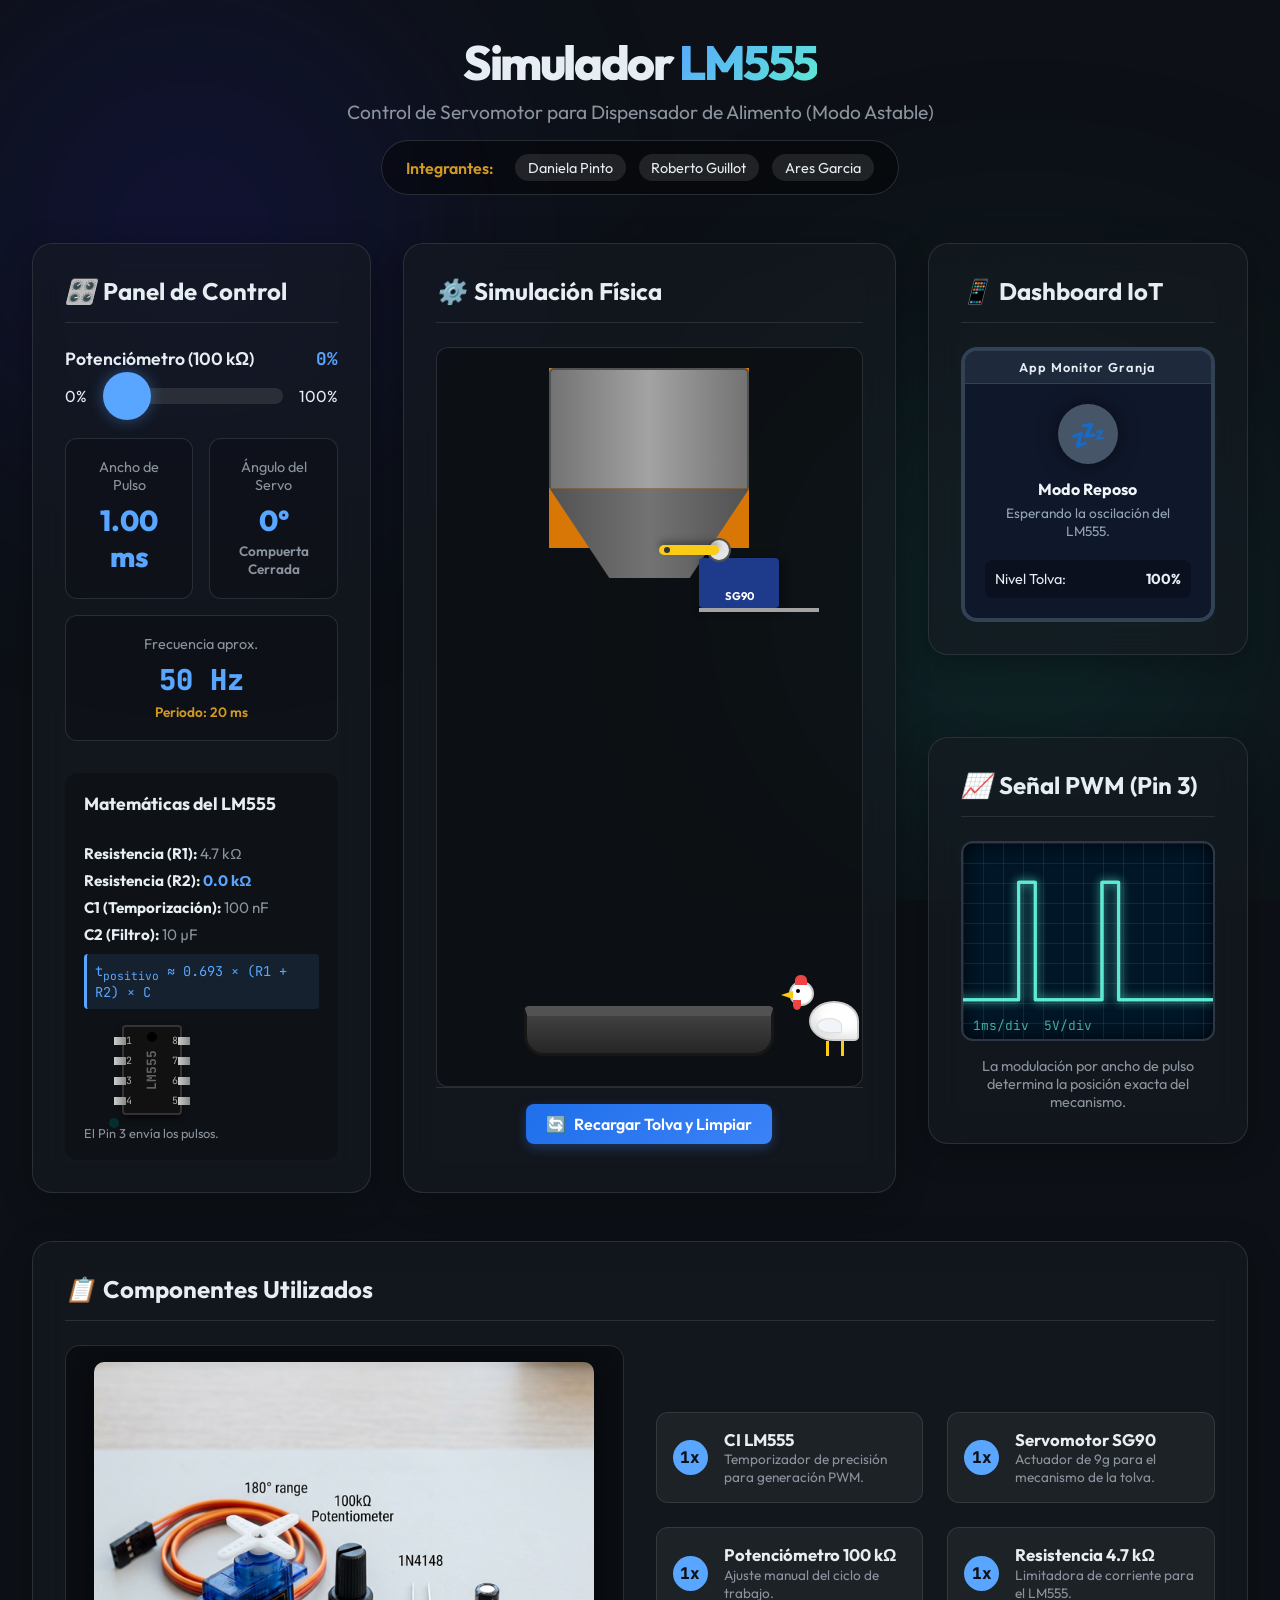
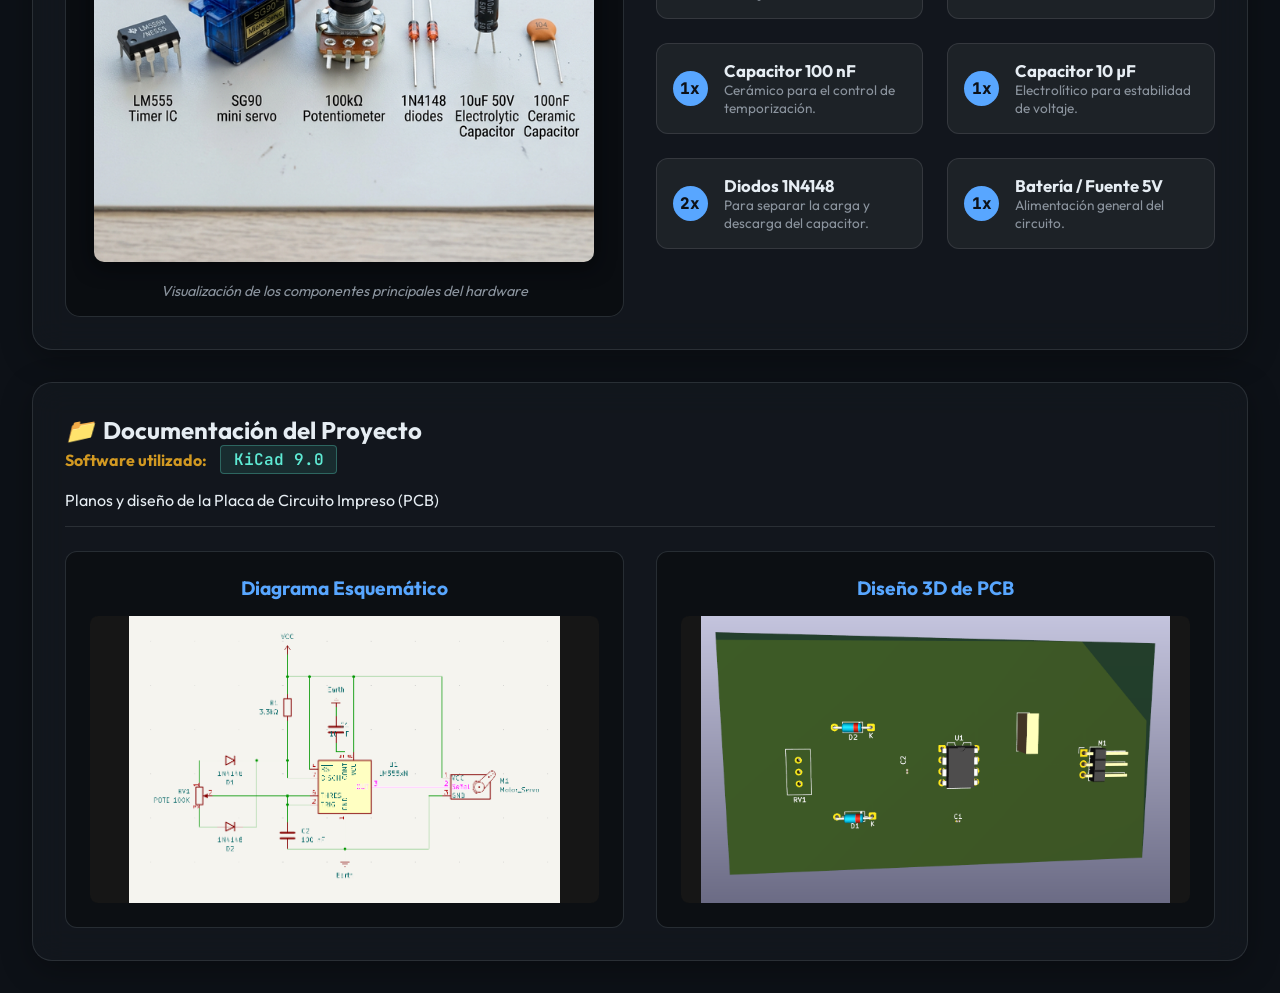
<file: index.html>
<!DOCTYPE html>
<html lang="es">
<head>
    <meta charset="UTF-8">
    <meta name="viewport" content="width=device-width, initial-scale=1.0">
    <title>Simulador LM555 | Dispensador Automático</title>
    <meta name="description" content="Simulación visual e interactiva de un circuito LM555 controlando un servomotor para un dispensador de alimento.">
    <!-- Google Fonts -->
    <link rel="preconnect" href="https://fonts.googleapis.com">
    <link rel="preconnect" href="https://fonts.gstatic.com" crossorigin>
    <link href="https://fonts.googleapis.com/css2?family=Outfit:wght@300;400;600;800&family=JetBrains+Mono:wght@400;700&display=swap" rel="stylesheet">
    <!-- Custom CSS -->
    <link rel="stylesheet" href="styles.css">
</head>
<body>
    <div class="background-effects">
        <div class="glow glow-1"></div>
        <div class="glow glow-2"></div>
    </div>

    <div class="container">
        <header>
            <h1>Simulador <span class="highlight">LM555</span></h1>
            <p>Control de Servomotor para Dispensador de Alimento (Modo Astable)</p>
            <div class="team-members">
                <span class="badge">Integrantes:</span>
                <span class="member">Daniela Pinto</span>
                <span class="member">Roberto Guillot</span>
                <span class="member">Ares Garcia</span>
            </div>
        </header>

        <main class="dashboard">
            <!-- Panel 1: Controles -->
            <section class="panel control-panel glass-panel">
                <div class="panel-header">
                    <h2><i class="icon">🎛️</i> Panel de Control</h2>
                </div>
                
                <div class="control-group">
                    <label for="potentiometer" style="display: flex; justify-content: space-between;">
                        <span>Potenciómetro (100 kΩ)</span>
                        <span id="pot-percent" style="color: var(--accent-color); font-weight: bold; font-family: var(--font-mono);">0%</span>
                    </label>
                    <div class="slider-container">
                        <span class="slider-min">0%</span>
                        <input type="range" id="potentiometer" min="0" max="100" value="0" class="styled-slider">
                        <span class="slider-max">100%</span>
                    </div>
                </div>

                <div class="stats-grid">
                    <div class="stat-card">
                        <span class="stat-label">Ancho de Pulso</span>
                        <span class="stat-value" id="pulse-width">1.00 ms</span>
                    </div>
                    <div class="stat-card">
                        <span class="stat-label">Ángulo del Servo</span>
                        <span class="stat-value" id="servo-angle">0°</span>
                        <span class="stat-desc" id="door-status">Compuerta Cerrada</span>
                    </div>
                    <div class="stat-card full-width">
                        <span class="stat-label">Frecuencia aprox.</span>
                        <span class="stat-value tech-font">50 Hz</span>
                        <span class="stat-desc">Periodo: 20 ms</span>
                    </div>
                </div>
                
                <div class="circuit-info">
                    <h3>Matemáticas del LM555</h3>
                    <div class="math-box">
                        <p><strong>Resistencia (R1):</strong> 4.7 kΩ</p>
                        <p><strong>Resistencia (R2):</strong> <span id="r2-value" style="color: var(--accent-color); font-weight: bold;">0.0 kΩ</span></p>
                        <p><strong>C1 (Temporización):</strong> 100 nF</p>
                        <p><strong>C2 (Filtro):</strong> 10 µF</p>
                        <div class="formula">
                            <p>t<sub>positivo</sub> ≈ 0.693 × (R1 + R2) × C</p>
                        </div>
                    </div>
                    
                    <div class="chip-container">
                        <div class="chip">
                            <div class="pin left" style="top: 10px;">1</div>
                            <div class="pin left" style="top: 30px;">2</div>
                            <div class="pin left" style="top: 50px;">3</div>
                            <div class="pin left" style="top: 70px;">4</div>
                            
                            <div class="chip-label">LM555</div>
                            
                            <div class="pin right" style="top: 10px;">8</div>
                            <div class="pin right" style="top: 30px;">7</div>
                            <div class="pin right" style="top: 50px;">6</div>
                            <div class="pin right" style="top: 70px;">5</div>
                            
                            <div class="led-out" id="led-out"></div>
                        </div>
                        <p>El Pin 3 envía los pulsos.</p>
                    </div>
                </div>
            </section>

            <!-- Panel 2: Osciloscopio -->
            <section class="panel oscilloscope-panel glass-panel">
                <div class="panel-header">
                    <h2><i class="icon">📈</i> Señal PWM (Pin 3)</h2>
                </div>
                <div class="oscilloscope-screen">
                    <canvas id="pwm-canvas"></canvas>
                    <div class="grid-overlay"></div>
                    <div class="signal-info">
                        <span class="signal-label">1ms/div</span>
                        <span class="signal-label">5V/div</span>
                    </div>
                </div>
                <p class="helper-text">La modulación por ancho de pulso determina la posición exacta del mecanismo.</p>
            </section>

            <!-- Panel 3: Simulación Física -->
            <section class="panel simulation-panel glass-panel">
                <div class="panel-header">
                    <h2><i class="icon">⚙️</i> Simulación Física</h2>
                </div>
                
                <div class="simulation-area">
                    <div class="hopper">
                        <div class="hopper-body"></div>
                        <div class="hopper-food" id="hopper-food"></div>
                        <div class="hopper-funnel"></div>
                        <div class="gate-mechanism">
                            <div class="gate" id="gate"></div>
                        </div>
                    </div>
                    
                    <div class="servo-container">
                        <div class="servo-body">SG90</div>
                        <div class="servo-gear"></div>
                        <div class="servo-arm" id="servo-arm"></div>
                        <div class="linkage" id="linkage"></div>
                    </div>
                    
                    <div class="falling-food-container" id="falling-food-container">
                        <!-- Partículas de comida generadas por JS -->
                    </div>
                    
                    <div class="trough">
                        <div class="food-pile" id="food-pile"></div>
                    </div>

                    <!-- Gallina animada -->
                    <div class="chicken-container" id="chicken">
                        <div class="chicken-body">
                            <div class="chicken-wing"></div>
                        </div>
                        <div class="chicken-head-neck">
                            <div class="chicken-head">
                                <div class="beak"></div>
                                <div class="eye"></div>
                                <div class="comb"></div>
                                <div class="wattle"></div>
                            </div>
                        </div>
                        <div class="chicken-leg left"></div>
                        <div class="chicken-leg right"></div>
                    </div>
                </div>
                
                <div class="panel-footer">
                    <button class="reload-btn" id="reload-btn">
                        <span>🔄</span> Recargar Tolva y Limpiar
                    </button>
                </div>
            </section>
            
            <!-- Panel 4: IoT Dashboard (Simulado) -->
            <aside class="panel notifications-panel glass-panel">
                <div class="panel-header">
                    <h2><i class="icon">📱</i> Dashboard IoT</h2>
                </div>
                <div class="device-mockup">
                    <div class="mockup-header">App Monitor Granja</div>
                    <div class="mockup-screen" id="iot-screen">
                        <div class="status-indicator" id="iot-status-indicator"></div>
                        <h4 id="iot-status-title">Sistema en Reposo</h4>
                        <p id="iot-status-msg">Esperando apertura de compuerta.</p>
                        
                        <div class="sensor-data">
                            <div class="sensor-row">
                                <span>Nivel Tolva:</span>
                                <strong id="iot-hopper-level">100%</strong>
                            </div>
                        </div>
                    </div>
                </div>
            </aside>
            <!-- Panel 5: Lista de Componentes -->
            <section class="panel components-panel glass-panel">
                <div class="panel-header">
                    <h2><i class="icon">📋</i> Componentes Utilizados</h2>
                </div>
                
                <div class="components-content">
                    <div class="bom-image-container">
                        <img src="componentes_electronicos_iot.png" alt="Kit de componentes electrónicos" class="bom-img">
                        <div class="image-caption">Visualización de los componentes principales del hardware</div>
                    </div>
                    
                    <div class="bom-list">
                        <div class="bom-item">
                            <span class="bom-qty">1x</span>
                            <div class="bom-details">
                                <strong>CI LM555</strong>
                                <span>Temporizador de precisión para generación PWM.</span>
                            </div>
                        </div>
                        <div class="bom-item">
                            <span class="bom-qty">1x</span>
                            <div class="bom-details">
                                <strong>Servomotor SG90</strong>
                                <span>Actuador de 9g para el mecanismo de la tolva.</span>
                            </div>
                        </div>
                        <div class="bom-item">
                            <span class="bom-qty">1x</span>
                            <div class="bom-details">
                                <strong>Potenciómetro 100 kΩ</strong>
                                <span>Ajuste manual del ciclo de trabajo.</span>
                            </div>
                        </div>
                        <div class="bom-item">
                            <span class="bom-qty">1x</span>
                            <div class="bom-details">
                                <strong>Resistencia 4.7 kΩ</strong>
                                <span>Limitadora de corriente para el LM555.</span>
                            </div>
                        </div>
                        <div class="bom-item">
                            <span class="bom-qty">1x</span>
                            <div class="bom-details">
                                <strong>Capacitor 100 nF</strong>
                                <span>Cerámico para el control de temporización.</span>
                            </div>
                        </div>
                        <div class="bom-item">
                            <span class="bom-qty">1x</span>
                            <div class="bom-details">
                                <strong>Capacitor 10 µF</strong>
                                <span>Electrolítico para estabilidad de voltaje.</span>
                            </div>
                        </div>
                        <div class="bom-item">
                            <span class="bom-qty">2x</span>
                            <div class="bom-details">
                                <strong>Diodos 1N4148</strong>
                                <span>Para separar la carga y descarga del capacitor.</span>
                            </div>
                        </div>
                        <div class="bom-item">
                            <span class="bom-qty">1x</span>
                            <div class="bom-details">
                                <strong>Batería / Fuente 5V</strong>
                                <span>Alimentación general del circuito.</span>
                            </div>
                        </div>
                    </div>
                </div>
            </section>
        </main>

        <!-- Sección de Documentación del Proyecto -->
        <section class="documentation panel glass-panel">
            <div class="panel-header">
                <h2><i class="icon">📁</i> Documentación del Proyecto</h2>
                <div class="software-info">
                    <span class="badge">Software utilizado:</span>
                    <span class="member">KiCad 9.0</span>
                </div>
                <p class="panel-subtitle">Planos y diseño de la Placa de Circuito Impreso (PCB)</p>
            </div>
            
            <div class="doc-grid">
                <div class="doc-item">
                    <h3>Diagrama Esquemático</h3>
                    <div class="image-container">
                        <img src="esquematico.png" alt="Diagrama Esquemático del LM555 Astable" class="doc-img">
                    </div>
                </div>
                
                <div class="doc-item">
                    <h3>Diseño 3D de PCB</h3>
                    <div class="image-container">
                        <img src="pcb.png" alt="Modelo 3D de la Placa PCB" class="doc-img">
                    </div>
                </div>
            </div>
        </section>
    </div>

    <script src="script.js"></script>
</body>
</html>
</file>
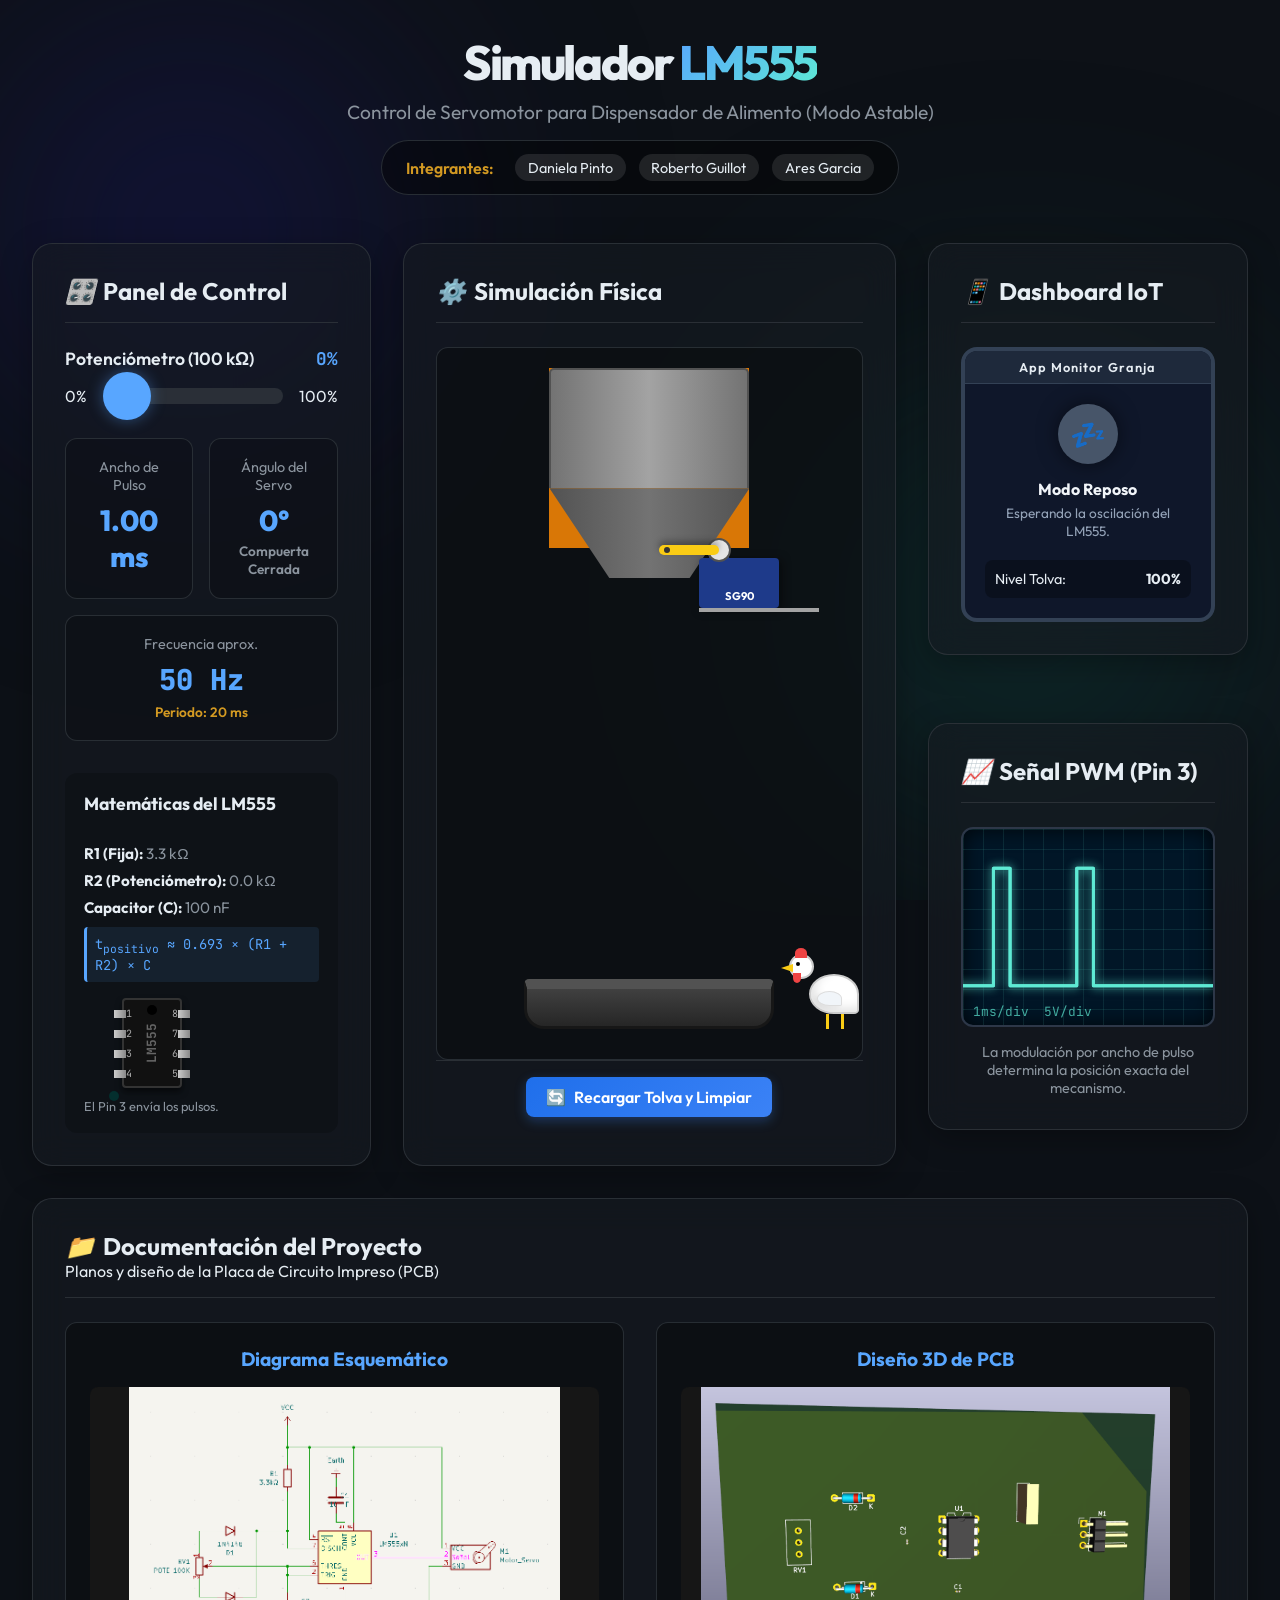
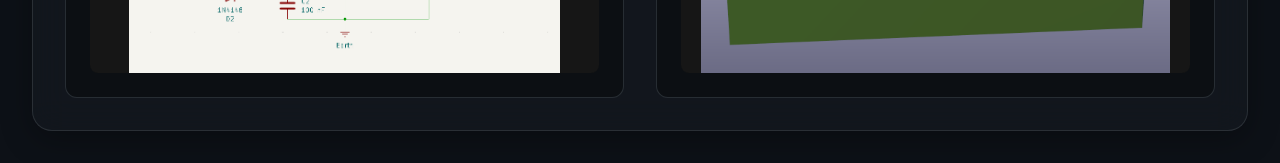
<file: simulador-dispensador/index.html>
<!DOCTYPE html>
<html lang="es">
<head>
    <meta charset="UTF-8">
    <meta name="viewport" content="width=device-width, initial-scale=1.0">
    <title>Simulador LM555 | Dispensador Automático</title>
    <meta name="description" content="Simulación visual e interactiva de un circuito LM555 controlando un servomotor para un dispensador de alimento.">
    <!-- Google Fonts -->
    <link rel="preconnect" href="https://fonts.googleapis.com">
    <link rel="preconnect" href="https://fonts.gstatic.com" crossorigin>
    <link href="https://fonts.googleapis.com/css2?family=Outfit:wght@300;400;600;800&family=JetBrains+Mono:wght@400;700&display=swap" rel="stylesheet">
    <!-- Custom CSS -->
    <link rel="stylesheet" href="styles.css">
</head>
<body>
    <div class="background-effects">
        <div class="glow glow-1"></div>
        <div class="glow glow-2"></div>
    </div>

    <div class="container">
        <header>
            <h1>Simulador <span class="highlight">LM555</span></h1>
            <p>Control de Servomotor para Dispensador de Alimento (Modo Astable)</p>
            <div class="team-members">
                <span class="badge">Integrantes:</span>
                <span class="member">Daniela Pinto</span>
                <span class="member">Roberto Guillot</span>
                <span class="member">Ares Garcia</span>
            </div>
        </header>

        <main class="dashboard">
            <!-- Panel 1: Controles -->
            <section class="panel control-panel glass-panel">
                <div class="panel-header">
                    <h2><i class="icon">🎛️</i> Panel de Control</h2>
                </div>
                
                <div class="control-group">
                    <label for="potentiometer" style="display: flex; justify-content: space-between;">
                        <span>Potenciómetro (100 kΩ)</span>
                        <span id="pot-percent" style="color: var(--accent-color); font-weight: bold; font-family: var(--font-mono);">0%</span>
                    </label>
                    <div class="slider-container">
                        <span class="slider-min">0%</span>
                        <input type="range" id="potentiometer" min="0" max="100" value="0" class="styled-slider">
                        <span class="slider-max">100%</span>
                    </div>
                </div>

                <div class="stats-grid">
                    <div class="stat-card">
                        <span class="stat-label">Ancho de Pulso</span>
                        <span class="stat-value" id="pulse-width">1.00 ms</span>
                    </div>
                    <div class="stat-card">
                        <span class="stat-label">Ángulo del Servo</span>
                        <span class="stat-value" id="servo-angle">0°</span>
                        <span class="stat-desc" id="door-status">Compuerta Cerrada</span>
                    </div>
                    <div class="stat-card full-width">
                        <span class="stat-label">Frecuencia aprox.</span>
                        <span class="stat-value tech-font">50 Hz</span>
                        <span class="stat-desc">Periodo: 20 ms</span>
                    </div>
                </div>
                
                <div class="circuit-info">
                    <h3>Matemáticas del LM555</h3>
                    <div class="math-box">
                        <p><strong>R1 (Fija):</strong> 3.3 kΩ</p>
                        <p><strong>R2 (Potenciómetro):</strong> <span id="r2-value">0 kΩ</span></p>
                        <p><strong>Capacitor (C):</strong> 100 nF</p>
                        <div class="formula">
                            <p>t<sub>positivo</sub> ≈ 0.693 × (R1 + R2) × C</p>
                        </div>
                    </div>
                    
                    <div class="chip-container">
                        <div class="chip">
                            <div class="pin left" style="top: 10px;">1</div>
                            <div class="pin left" style="top: 30px;">2</div>
                            <div class="pin left" style="top: 50px;">3</div>
                            <div class="pin left" style="top: 70px;">4</div>
                            
                            <div class="chip-label">LM555</div>
                            
                            <div class="pin right" style="top: 10px;">8</div>
                            <div class="pin right" style="top: 30px;">7</div>
                            <div class="pin right" style="top: 50px;">6</div>
                            <div class="pin right" style="top: 70px;">5</div>
                            
                            <div class="led-out" id="led-out"></div>
                        </div>
                        <p>El Pin 3 envía los pulsos.</p>
                    </div>
                </div>
            </section>

            <!-- Panel 2: Osciloscopio -->
            <section class="panel oscilloscope-panel glass-panel">
                <div class="panel-header">
                    <h2><i class="icon">📈</i> Señal PWM (Pin 3)</h2>
                </div>
                <div class="oscilloscope-screen">
                    <canvas id="pwm-canvas"></canvas>
                    <div class="grid-overlay"></div>
                    <div class="signal-info">
                        <span class="signal-label">1ms/div</span>
                        <span class="signal-label">5V/div</span>
                    </div>
                </div>
                <p class="helper-text">La modulación por ancho de pulso determina la posición exacta del mecanismo.</p>
            </section>

            <!-- Panel 3: Simulación Física -->
            <section class="panel simulation-panel glass-panel">
                <div class="panel-header">
                    <h2><i class="icon">⚙️</i> Simulación Física</h2>
                </div>
                
                <div class="simulation-area">
                    <div class="hopper">
                        <div class="hopper-body"></div>
                        <div class="hopper-food" id="hopper-food"></div>
                        <div class="hopper-funnel"></div>
                        <div class="gate-mechanism">
                            <div class="gate" id="gate"></div>
                        </div>
                    </div>
                    
                    <div class="servo-container">
                        <div class="servo-body">SG90</div>
                        <div class="servo-gear"></div>
                        <div class="servo-arm" id="servo-arm"></div>
                        <div class="linkage" id="linkage"></div>
                    </div>
                    
                    <div class="falling-food-container" id="falling-food-container">
                        <!-- Partículas de comida generadas por JS -->
                    </div>
                    
                    <div class="trough">
                        <div class="food-pile" id="food-pile"></div>
                    </div>

                    <!-- Gallina animada -->
                    <div class="chicken-container" id="chicken">
                        <div class="chicken-body">
                            <div class="chicken-wing"></div>
                        </div>
                        <div class="chicken-head-neck">
                            <div class="chicken-head">
                                <div class="beak"></div>
                                <div class="eye"></div>
                                <div class="comb"></div>
                                <div class="wattle"></div>
                            </div>
                        </div>
                        <div class="chicken-leg left"></div>
                        <div class="chicken-leg right"></div>
                    </div>
                </div>
                
                <div class="panel-footer">
                    <button class="reload-btn" id="reload-btn">
                        <span>🔄</span> Recargar Tolva y Limpiar
                    </button>
                </div>
            </section>
            
            <!-- Panel 4: IoT Dashboard (Simulado) -->
            <aside class="panel notifications-panel glass-panel">
                <div class="panel-header">
                    <h2><i class="icon">📱</i> Dashboard IoT</h2>
                </div>
                <div class="device-mockup">
                    <div class="mockup-header">App Monitor Granja</div>
                    <div class="mockup-screen" id="iot-screen">
                        <div class="status-indicator" id="iot-status-indicator"></div>
                        <h4 id="iot-status-title">Sistema en Reposo</h4>
                        <p id="iot-status-msg">Esperando apertura de compuerta.</p>
                        
                        <div class="sensor-data">
                            <div class="sensor-row">
                                <span>Nivel Tolva:</span>
                                <strong id="iot-hopper-level">100%</strong>
                            </div>
                        </div>
                    </div>
                </div>
            </aside>
        </main>

        <!-- Sección de Documentación del Proyecto -->
        <section class="documentation panel glass-panel">
            <div class="panel-header">
                <h2><i class="icon">📁</i> Documentación del Proyecto</h2>
                <p class="panel-subtitle">Planos y diseño de la Placa de Circuito Impreso (PCB)</p>
            </div>
            
            <div class="doc-grid">
                <div class="doc-item">
                    <h3>Diagrama Esquemático</h3>
                    <div class="image-container">
                        <img src="../esquematico.png" alt="Diagrama Esquemático del LM555 Astable" class="doc-img">
                    </div>
                </div>
                
                <div class="doc-item">
                    <h3>Diseño 3D de PCB</h3>
                    <div class="image-container">
                        <img src="../pcb.png" alt="Modelo 3D de la Placa PCB" class="doc-img">
                    </div>
                </div>
            </div>
        </section>
    </div>

    <script src="script.js"></script>
</body>
</html>
</file>
<file: styles.css>
:root {
    --bg-color: #0d1117;
    --text-primary: #e6edf3;
    --text-secondary: #8b949e;
    --accent-color: #58a6ff;
    --accent-color-glow: rgba(88, 166, 255, 0.4);
    --success-color: #238636;
    --warning-color: #d29922;
    --panel-bg: rgba(22, 27, 34, 0.6);
    --panel-border: rgba(48, 54, 61, 0.8);
    --oscilloscope-bg: #011627;
    --oscilloscope-grid: rgba(94, 234, 212, 0.1);
    --oscilloscope-line: #5eead4;
    --font-main: 'Outfit', sans-serif;
    --font-mono: 'JetBrains Mono', monospace;
}

* {
    box-sizing: border-box;
    margin: 0;
    padding: 0;
}

body {
    background-color: var(--bg-color);
    color: var(--text-primary);
    font-family: var(--font-main);
    min-height: 100vh;
    overflow-x: hidden;
    position: relative;
}

/* Background Effects */
.background-effects {
    position: fixed;
    top: 0;
    left: 0;
    width: 100vw;
    height: 100vh;
    z-index: -1;
    overflow: hidden;
    pointer-events: none;
}

.glow {
    position: absolute;
    border-radius: 50%;
    filter: blur(120px);
    opacity: 0.5;
}

.glow-1 {
    top: -10%;
    left: -10%;
    width: 50vw;
    height: 50vw;
    background: radial-gradient(circle, rgba(27,24,117,1) 0%, rgba(13,17,23,0) 70%);
}

.glow-2 {
    bottom: -10%;
    right: -10%;
    width: 60vw;
    height: 60vw;
    background: radial-gradient(circle, rgba(16,74,68,1) 0%, rgba(13,17,23,0) 70%);
}

.container {
    max-width: 1400px;
    margin: 0 auto;
    padding: 2rem;
}

/* Header */
header {
    text-align: center;
    margin-bottom: 3rem;
    animation: fadeInDown 0.8s ease-out;
}

header h1 {
    font-size: 3rem;
    font-weight: 800;
    margin-bottom: 0.5rem;
    letter-spacing: -0.05em;
}

.highlight {
    background: linear-gradient(135deg, #58a6ff, #5eead4);
    -webkit-background-clip: text;
    background-clip: text;
    -webkit-text-fill-color: transparent;
}

header p {
    font-size: 1.2rem;
    color: var(--text-secondary);
    margin-bottom: 1rem;
}

.team-members {
    display: inline-flex;
    align-items: center;
    flex-wrap: wrap;
    gap: 0.8rem;
    background: rgba(0, 0, 0, 0.4);
    padding: 0.8rem 1.5rem;
    border-radius: 50px;
    border: 1px solid var(--panel-border);
}

.team-members .badge {
    color: var(--warning-color);
    font-weight: 600;
    margin-right: 0.5rem;
}

.team-members .member {
    background: rgba(255, 255, 255, 0.1);
    padding: 0.3rem 0.8rem;
    border-radius: 20px;
    font-size: 0.9rem;
    color: #e6edf3;
}

/* Dashboard Layout */
.dashboard {
    display: grid;
    grid-template-columns: 1.1fr 1.6fr 320px;
    gap: 2rem;
    grid-template-areas: 
        "control simulation iot"
        "control simulation oscilloscope"
        "components components components";
}

@media (max-width: 1200px) {
    .dashboard {
        grid-template-columns: 1fr 1fr;
        grid-template-areas: 
            "control simulation"
            "iot oscilloscope";
    }
}

@media (max-width: 1024px) {
    .dashboard {
        grid-template-columns: 1fr;
        grid-template-areas: 
            "control"
            "oscilloscope"
            "simulation"
            "iot";
    }
}

.glass-panel {
    background: var(--panel-bg);
    backdrop-filter: blur(16px);
    -webkit-backdrop-filter: blur(16px);
    border: 1px solid var(--panel-border);
    border-radius: 20px;
    padding: 2rem;
    box-shadow: 0 8px 32px 0 rgba(0, 0, 0, 0.3);
    transition: transform 0.3s ease, box-shadow 0.3s ease;
}

.glass-panel:hover {
    transform: translateY(-2px);
    box-shadow: 0 12px 40px 0 rgba(0, 0, 0, 0.4);
}

.panel-header {
    margin-bottom: 1.5rem;
    border-bottom: 1px solid var(--panel-border);
    padding-bottom: 1rem;
}

.panel-header h2 {
    font-size: 1.5rem;
    display: flex;
    align-items: center;
    gap: 0.5rem;
}

/* Control Panel */
.control-panel {
    grid-area: control;
}

.control-group label {
    display: block;
    margin-bottom: 1rem;
    font-weight: 600;
    font-size: 1.1rem;
}

.slider-container {
    display: flex;
    align-items: center;
    gap: 1rem;
    margin-bottom: 2rem;
}

.styled-slider {
    flex-grow: 1;
    -webkit-appearance: none;
    appearance: none;
    width: 100%;
    height: 16px;
    border-radius: 8px;
    background: var(--panel-border);
    outline: none;
}

.styled-slider::-webkit-slider-thumb {
    -webkit-appearance: none;
    appearance: none;
    width: 48px;
    height: 48px;
    border-radius: 50%;
    background: var(--accent-color);
    cursor: pointer;
    box-shadow: 0 0 15px var(--accent-color-glow);
    transition: transform 0.1s;
}

.styled-slider::-webkit-slider-thumb:hover {
    transform: scale(1.1);
}

.stats-grid {
    display: grid;
    grid-template-columns: 1fr 1fr;
    gap: 1rem;
    margin-bottom: 2rem;
}

.stat-card {
    background: rgba(0, 0, 0, 0.2);
    border: 1px solid var(--panel-border);
    border-radius: 12px;
    padding: 1.2rem;
    display: flex;
    flex-direction: column;
    align-items: center;
    text-align: center;
}

.stat-card.full-width {
    grid-column: span 2;
}

.stat-label {
    font-size: 0.9rem;
    color: var(--text-secondary);
    margin-bottom: 0.5rem;
}

.stat-value {
    font-size: 1.8rem;
    font-weight: 800;
    color: var(--accent-color);
    margin-bottom: 0.25rem;
}

.tech-font {
    font-family: var(--font-mono);
}

.stat-desc {
    font-size: 0.85rem;
    color: var(--warning-color);
    font-weight: 600;
}

.circuit-info {
    background: rgba(0, 0, 0, 0.2);
    border-radius: 12px;
    padding: 1.2rem;
    display: flex;
    flex-wrap: wrap;
    gap: 1rem;
    justify-content: space-between;
}

.circuit-info h3 {
    font-size: 1.1rem;
    margin-bottom: 0.8rem;
    color: #e6edf3;
    width: 100%;
}

.math-box {
    flex: 1;
    min-width: 150px;
}

.math-box p {
    font-size: 0.95rem;
    margin-bottom: 0.5rem;
    color: var(--text-secondary);
}

.math-box strong {
    color: var(--text-primary);
}

.formula {
    margin-top: 10px;
    padding: 8px;
    background: rgba(88, 166, 255, 0.1);
    border-left: 3px solid var(--accent-color);
    border-radius: 4px;
}

.formula p {
    margin: 0;
    color: var(--accent-color);
    font-family: var(--font-mono);
    font-size: 0.85rem;
}

.chip-container {
    display: flex;
    flex-direction: column;
    align-items: center;
    justify-content: center;
    gap: 10px;
}

.chip {
    width: 60px;
    height: 90px;
    background-color: #111;
    border-radius: 4px;
    position: relative;
    border: 2px solid #333;
    box-shadow: 0 4px 6px rgba(0,0,0,0.5);
    display: flex;
    align-items: center;
    justify-content: center;
}

.chip-label {
    writing-mode: vertical-rl;
    text-orientation: mixed;
    color: #666;
    font-family: var(--font-mono);
    font-size: 0.8rem;
    font-weight: bold;
    transform: rotate(180deg);
}

.chip::before {
    content: '';
    position: absolute;
    top: 5px;
    left: 50%;
    transform: translateX(-50%);
    width: 10px;
    height: 10px;
    background-color: #000;
    border-radius: 50%;
}

.pin {
    width: 10px;
    height: 8px;
    background-color: silver;
    background: linear-gradient(to right, #ccc, #888);
    position: absolute;
    color: #aaa;
    font-size: 10px;
    font-family: var(--font-mono);
    display: flex;
    align-items: center;
}

.pin.left {
    left: -10px;
    justify-content: flex-start;
    padding-left: 12px;
}

.pin.right {
    right: -10px;
    justify-content: flex-end;
    padding-right: 12px;
}

.led-out {
    position: absolute;
    bottom: -15px;
    left: -15px;
    width: 10px;
    height: 10px;
    border-radius: 50%;
    background-color: #042f2e;
    box-shadow: 0 0 0 rgba(94, 234, 212, 0);
}

.led-out.active {
    background-color: #5eead4;
    box-shadow: 0 0 10px #5eead4;
}

.chip-container p {
    font-size: 0.8rem;
    color: var(--text-secondary);
}

/* Oscilloscope Panel */
.oscilloscope-panel {
    grid-area: oscilloscope;
    align-self: start;
}

.oscilloscope-screen {
    background-color: var(--oscilloscope-bg);
    border-radius: 12px;
    height: 200px;
    position: relative;
    overflow: hidden;
    border: 2px solid #2d3748;
    box-shadow: inset 0 0 20px rgba(0,0,0,0.8);
    margin-bottom: 1rem;
}

#pwm-canvas {
    position: absolute;
    top: 0;
    left: 0;
    width: 100%;
    height: 100%;
    z-index: 2;
}

.grid-overlay {
    position: absolute;
    top: 0;
    left: 0;
    width: 100%;
    height: 100%;
    background-image: 
        linear-gradient(var(--oscilloscope-grid) 1px, transparent 1px),
        linear-gradient(90deg, var(--oscilloscope-grid) 1px, transparent 1px);
    background-size: 20px 20px;
    z-index: 1;
}

.signal-info {
    position: absolute;
    bottom: 5px;
    left: 10px;
    z-index: 3;
    display: flex;
    gap: 15px;
}

.signal-label {
    font-family: var(--font-mono);
    font-size: 0.8rem;
    color: var(--oscilloscope-line);
    opacity: 0.7;
}

.helper-text {
    font-size: 0.9rem;
    color: var(--text-secondary);
    text-align: center;
}

/* Simulation Panel */
.simulation-panel {
    grid-area: simulation;
    display: flex;
    flex-direction: column;
}

.simulation-area {
    flex-grow: 1;
    position: relative;
    background: rgba(0, 0, 0, 0.3);
    border-radius: 12px;
    overflow: hidden;
    min-height: 420px;
    display: flex;
    flex-direction: column;
    align-items: center;
    border: 1px solid var(--panel-border);
}

/* Hopper */
.hopper {
    position: absolute;
    top: 20px;
    width: 200px;
    height: 180px;
    z-index: 5;
    perspective: 500px;
}

.hopper-body {
    width: 100%;
    height: 120px;
    background: linear-gradient(to right, #737373, #a3a3a3, #737373);
    border-radius: 5px 5px 0 0;
    border: 2px solid #525252;
    border-bottom: none;
    position: relative;
    overflow: hidden;
    z-index: 6;
}

.hopper-funnel {
    width: 100%;
    height: 90px;
    background: linear-gradient(to right, #525252, #737373, #525252);
    clip-path: polygon(0 0, 100% 0, 70% 100%, 30% 100%);
    border-top: none;
    z-index: 6;
    position: relative;
}

.hopper-food {
    position: absolute;
    bottom: 0;
    left: 0;
    width: 100%;
    height: 100%; /* Changes dynamically */
    background: #d97706;
    z-index: 5;
    transition: height 0.5s ease;
}

.gate-mechanism {
    position: absolute;
    bottom: -20px;
    left: 50%;
    transform: translateX(-50%);
    width: 90px;
    height: 20px;
    z-index: 4;
}

.gate {
    width: 90px;
    height: 10px;
    background-color: #f87171;
    position: absolute;
    top: 0;
    left: 0;
    border-radius: 5px;
    transition: transform 0.3s cubic-bezier(0.175, 0.885, 0.32, 1.275);
    transform-origin: left center;
}

/* Servo Motor */
.servo-container {
    position: absolute;
    top: 210px;
    left: calc(50% + 50px);
    z-index: 10;
}

.servo-body {
    width: 80px;
    height: 50px;
    background-color: #1e3a8a;
    border-radius: 4px;
    position: relative;
    color: white;
    font-size: 0.7rem;
    font-weight: bold;
    display: flex;
    align-items: flex-end;
    justify-content: center;
    padding-bottom: 5px;
    box-shadow: 2px 2px 10px rgba(0,0,0,0.5);
}

.servo-body::before {
    content: '';
    position: absolute;
    top: -15px;
    left: 10px;
    width: 20px;
    height: 15px;
    background-color: #1e3a8a;
    border-radius: 4px 4px 0 0;
}

.servo-gear {
    width: 24px;
    height: 24px;
    background-color: #e5e5e5;
    border-radius: 50%;
    position: absolute;
    top: -20px;
    left: 8px;
    border: 2px solid #525252;
    z-index: 11;
}

.servo-arm {
    width: 60px;
    height: 10px;
    background-color: #facc15;
    position: absolute;
    top: -13px;
    left: 20px;
    border-radius: 5px;
    transform-origin: 0% 50%; /* Pivot on the gear */
    z-index: 12;
    transition: transform 0.3s cubic-bezier(0.175, 0.885, 0.32, 1.275);
    box-shadow: 0 4px 6px rgba(0,0,0,0.3);
}

.servo-arm::after {
    content: '';
    position: absolute;
    right: 5px;
    top: 2px;
    width: 6px;
    height: 6px;
    background-color: #333;
    border-radius: 50%;
}

.linkage {
    position: absolute;
    width: 120px;
    height: 4px;
    background-color: #a3a3a3;
    transform-origin: left center;
    z-index: 9;
    /* Updated dynamically via JS */
}

/* Particles / Food dropping */
.falling-food-container {
    position: absolute;
    top: 200px;
    width: 90px;
    height: 150px;
    z-index: 3;
    left: 50%;
    transform: translateX(-50%);
    overflow: hidden;
}

.particle {
    position: absolute;
    width: 8px;
    height: 8px;
    background-color: #b45309;
    border-radius: 50%;
    /* animation added via JS */
}

@keyframes fall {
    0% { transform: translateY(-10px) rotate(0deg); opacity: 1; }
    80% { opacity: 1; }
    100% { transform: translateY(150px) rotate(360deg); opacity: 0; }
}

/* Trough */
.trough {
    position: absolute;
    bottom: 30px;
    width: 250px;
    height: 50px;
    background: linear-gradient(to bottom, #404040, #262626);
    border-radius: 5px 5px 20px 20px;
    border: 3px solid #171717;
    border-top: 10px solid #525252;
    left: 50%;
    transform: translateX(-50%);
    z-index: 7;
    overflow: hidden;
}

.food-pile {
    position: absolute;
    bottom: 0;
    left: 50%;
    transform: translateX(-50%);
    width: 180px;
    height: 0%; /* Animates based on how much food has dropped */
    background-color: #b45309;
    border-radius: 50% 50% 0 0;
    transition: height 1s linear;
}

/* Keyframes */
@keyframes fadeInDown {
    from {
        opacity: 0;
        transform: translateY(-20px);
    }
    to {
        opacity: 1;
        transform: translateY(0);
    }
}

/* Chicken styles */
.chicken-container {
    position: absolute;
    bottom: 30px;
    left: calc(50% + 150px);
    width: 60px;
    height: 60px;
    z-index: 8;
    transform: scaleX(-1); /* Face left towards trough */
}

.chicken-body {
    position: absolute;
    bottom: 15px;
    width: 50px;
    height: 40px;
    background-color: #fff;
    border-radius: 50% 50% 50% 10%;
    border: 2px solid #ccc;
    box-shadow: inset -5px -5px 10px rgba(0,0,0,0.1);
}

.chicken-wing {
    position: absolute;
    top: 15px;
    left: 15px;
    width: 25px;
    height: 15px;
    background-color: #f1f5f9;
    border-radius: 50% 50% 50% 10%;
    border: 1px solid #ddd;
    box-shadow: 2px 2px 4px rgba(0,0,0,0.05);
}

.chicken-head-neck {
    position: absolute;
    top: -15px;
    right: -10px;
    transform-origin: bottom left;
    transition: transform 0.1s ease-in-out;
}

.pecking {
    transform: rotate(35deg) translate(5px, 15px);
}

.chicken-head {
    width: 25px;
    height: 25px;
    background-color: #fff;
    border-radius: 50%;
    position: relative;
    border: 2px solid #ccc;
}

.beak {
    position: absolute;
    top: 8px;
    right: -10px;
    width: 0;
    height: 0;
    border-top: 4px solid transparent;
    border-left: 12px solid #facc15;
    border-bottom: 4px solid transparent;
}

.eye {
    position: absolute;
    top: 6px;
    right: 5px;
    width: 4px;
    height: 4px;
    background-color: #000;
    border-radius: 50%;
}

.comb {
    position: absolute;
    top: -8px;
    left: 5px;
    width: 12px;
    height: 10px;
    background-color: #ef4444;
    border-radius: 50% 50% 0 0;
}

.wattle {
    position: absolute;
    bottom: -6px;
    right: 2px;
    width: 8px;
    height: 10px;
    background-color: #ef4444;
    border-radius: 0 0 50% 50%;
}

.chicken-leg {
    position: absolute;
    bottom: 0;
    width: 3px;
    height: 15px;
    background-color: #facc15;
}

.chicken-leg.left {
    left: 15px;
}

.chicken-leg.right {
    left: 30px;
}

/* Reload Button */
.panel-footer {
    width: 100%;
    padding: 1rem;
    display: flex;
    justify-content: center;
    border-top: 1px solid var(--panel-border);
}

.reload-btn {
    background: linear-gradient(135deg, #1f6feb, #3b82f6);
    color: #fff;
    border: none;
    border-radius: 8px;
    padding: 10px 20px;
    font-family: var(--font-main);
    font-weight: 600;
    font-size: 1rem;
    cursor: pointer;
    box-shadow: 0 4px 12px rgba(59, 130, 246, 0.3);
    transition: all 0.2s ease;
    display: flex;
    align-items: center;
    gap: 8px;
}

.reload-btn:hover {
    transform: translateY(-2px);
    box-shadow: 0 6px 16px rgba(59, 130, 246, 0.5);
    background: linear-gradient(135deg, #3b82f6, #60a5fa);
}

.reload-btn:active {
    transform: translateY(1px);
}

/* IoT Dashboard Simulado */
.notifications-panel {
    grid-area: iot;
    align-self: start;
}

.device-mockup {
    background-color: #0f172a;
    border-radius: 16px;
    border: 4px solid #334155;
    overflow: hidden;
    display: flex;
    flex-direction: column;
    height: auto;
}

.mockup-header {
    background-color: #1e293b;
    padding: 8px 12px;
    font-size: 0.8rem;
    text-align: center;
    font-weight: 600;
    border-bottom: 1px solid #334155;
    letter-spacing: 1px;
}

.mockup-screen {
    flex-grow: 1;
    padding: 20px;
    display: flex;
    flex-direction: column;
    align-items: center;
    text-align: center;
    position: relative;
    transition: background-color 0.5s ease;
}

.status-indicator {
    width: 60px;
    height: 60px;
    border-radius: 50%;
    background-color: #475569;
    margin-bottom: 15px;
    display: flex;
    align-items: center;
    justify-content: center;
    box-shadow: 0 0 20px rgba(0,0,0,0.5);
    transition: all 0.5s ease;
}

.status-indicator::after {
    content: '💤';
    font-size: 1.8rem;
}

#iot-status-title {
    margin-bottom: 5px;
    color: #f1f5f9;
}

#iot-status-msg {
    font-size: 0.85rem;
    color: #94a3b8;
    margin-bottom: 20px;
}

.sensor-data {
    width: 100%;
    margin-top: auto;
    background: rgba(0,0,0,0.3);
    border-radius: 8px;
    padding: 10px;
}

.sensor-row {
    display: flex;
    justify-content: space-between;
    font-size: 0.9rem;
}

/* Estados Dinámicos del IoT */
.mockup-screen.active .status-indicator {
    background-color: #10b981;
    box-shadow: 0 0 20px #10b981;
}
.mockup-screen.active .status-indicator::after { content: '♻️'; }

.mockup-screen.alert .status-indicator {
    background-color: #ef4444;
    box-shadow: 0 0 20px #ef4444;
    animation: pulseAlert 1s infinite alternate;
}
.mockup-screen.alert .status-indicator::after { content: '⚠️'; color: white;}

@keyframes pulseAlert {
    from { transform: scale(1); box-shadow: 0 0 10px #ef4444; }
    to { transform: scale(1.1); box-shadow: 0 0 25px #ef4444; }
}

/* Sección Documentación / PCB */
.documentation {
    margin-top: 2rem;
}

.doc-grid {
    display: grid;
    grid-template-columns: 1fr 1fr;
    gap: 2rem;
}

@media (max-width: 900px) {
    .doc-grid {
        grid-template-columns: 1fr;
    }
}

.doc-item {
    background: rgba(0, 0, 0, 0.3);
    border: 1px solid var(--panel-border);
    border-radius: 12px;
    padding: 1.5rem;
    display: flex;
    flex-direction: column;
    align-items: center;
}

.doc-item h3 {
    margin-bottom: 1rem;
    color: var(--accent-color);
    font-size: 1.2rem;
}

.image-container {
    width: 100%;
    background: #111;
    border-radius: 8px;
    overflow: hidden;
    position: relative;
    padding-top: 56.25%; /* 16:9 Aspect Ratio */
}

.doc-img {
    position: absolute;
    top: 0;
    left: 0;
    width: 100%;
    height: 100%;
    object-fit: contain; /* ensures whole image is visible without stretching */
    background: rgba(255, 255, 255, 0.02);
}

/* Components Panel */
.components-panel {
    grid-area: components;
    margin-top: 1rem;
}

.components-content {
    display: grid;
    grid-template-columns: 1fr 1fr;
    gap: 2rem;
    align-items: center;
}

@media (max-width: 900px) {
    .components-content {
        grid-template-columns: 1fr;
    }
}

.bom-image-container {
    background: rgba(0, 0, 0, 0.4);
    border-radius: 15px;
    padding: 1rem;
    border: 1px solid var(--panel-border);
    text-align: center;
}

.bom-img {
    width: 100%;
    max-width: 500px;
    border-radius: 10px;
    transition: transform 0.3s ease;
    box-shadow: 0 4px 20px rgba(0, 0, 0, 0.5);
}

.bom-img:hover {
    transform: scale(1.02);
}

.image-caption {
    margin-top: 1rem;
    font-size: 0.9rem;
    color: var(--text-secondary);
    font-style: italic;
}

.bom-list {
    display: grid;
    grid-template-columns: 1fr 1fr;
    gap: 1.5rem;
}

@media (max-width: 600px) {
    .bom-list {
        grid-template-columns: 1fr;
    }
}

.bom-item {
    display: flex;
    align-items: center;
    gap: 1rem;
    background: rgba(255, 255, 255, 0.05);
    padding: 1rem;
    border-radius: 12px;
    border: 1px solid rgba(255, 255, 255, 0.1);
    transition: background 0.2s;
}

.bom-item:hover {
    background: rgba(255, 255, 255, 0.08);
}

.bom-qty {
    background: var(--accent-color);
    color: var(--bg-color);
    width: 35px;
    height: 35px;
    border-radius: 50%;
    display: flex;
    align-items: center;
    justify-content: center;
    font-weight: 800;
    font-family: var(--font-mono);
    flex-shrink: 0;
}

.bom-details {
    display: flex;
    flex-direction: column;
}

.bom-details strong {
    color: var(--text-primary);
    font-size: 1.05rem;
}

.bom-details span {
    color: var(--text-secondary);
    font-size: 0.85rem;
}

.software-info {
    display: flex;
    align-items: center;
    gap: 0.8rem;
    margin-bottom: 1rem;
}

.software-info .badge {
    color: var(--warning-color);
    font-weight: bold;
}

.software-info .member {
    background: rgba(94, 234, 212, 0.1);
    border: 1px solid rgba(94, 234, 212, 0.3);
    color: #5eead4;
    padding: 0.2rem 0.8rem;
    border-radius: 4px;
    font-family: var(--font-mono);
    font-weight: 600;
}
</file>
<file: simulador-dispensador/styles.css>
:root {
    --bg-color: #0d1117;
    --text-primary: #e6edf3;
    --text-secondary: #8b949e;
    --accent-color: #58a6ff;
    --accent-color-glow: rgba(88, 166, 255, 0.4);
    --success-color: #238636;
    --warning-color: #d29922;
    --panel-bg: rgba(22, 27, 34, 0.6);
    --panel-border: rgba(48, 54, 61, 0.8);
    --oscilloscope-bg: #011627;
    --oscilloscope-grid: rgba(94, 234, 212, 0.1);
    --oscilloscope-line: #5eead4;
    --font-main: 'Outfit', sans-serif;
    --font-mono: 'JetBrains Mono', monospace;
}

* {
    box-sizing: border-box;
    margin: 0;
    padding: 0;
}

body {
    background-color: var(--bg-color);
    color: var(--text-primary);
    font-family: var(--font-main);
    min-height: 100vh;
    overflow-x: hidden;
    position: relative;
}

/* Background Effects */
.background-effects {
    position: fixed;
    top: 0;
    left: 0;
    width: 100vw;
    height: 100vh;
    z-index: -1;
    overflow: hidden;
    pointer-events: none;
}

.glow {
    position: absolute;
    border-radius: 50%;
    filter: blur(120px);
    opacity: 0.5;
}

.glow-1 {
    top: -10%;
    left: -10%;
    width: 50vw;
    height: 50vw;
    background: radial-gradient(circle, rgba(27,24,117,1) 0%, rgba(13,17,23,0) 70%);
}

.glow-2 {
    bottom: -10%;
    right: -10%;
    width: 60vw;
    height: 60vw;
    background: radial-gradient(circle, rgba(16,74,68,1) 0%, rgba(13,17,23,0) 70%);
}

.container {
    max-width: 1400px;
    margin: 0 auto;
    padding: 2rem;
}

/* Header */
header {
    text-align: center;
    margin-bottom: 3rem;
    animation: fadeInDown 0.8s ease-out;
}

header h1 {
    font-size: 3rem;
    font-weight: 800;
    margin-bottom: 0.5rem;
    letter-spacing: -0.05em;
}

.highlight {
    background: linear-gradient(135deg, #58a6ff, #5eead4);
    -webkit-background-clip: text;
    -webkit-text-fill-color: transparent;
}

header p {
    font-size: 1.2rem;
    color: var(--text-secondary);
    margin-bottom: 1rem;
}

.team-members {
    display: inline-flex;
    align-items: center;
    flex-wrap: wrap;
    gap: 0.8rem;
    background: rgba(0, 0, 0, 0.4);
    padding: 0.8rem 1.5rem;
    border-radius: 50px;
    border: 1px solid var(--panel-border);
}

.team-members .badge {
    color: var(--warning-color);
    font-weight: 600;
    margin-right: 0.5rem;
}

.team-members .member {
    background: rgba(255, 255, 255, 0.1);
    padding: 0.3rem 0.8rem;
    border-radius: 20px;
    font-size: 0.9rem;
    color: #e6edf3;
}

/* Dashboard Layout */
.dashboard {
    display: grid;
    grid-template-columns: 1.1fr 1.6fr 320px;
    gap: 2rem;
    grid-template-areas: 
        "control simulation iot"
        "control simulation oscilloscope";
}

@media (max-width: 1200px) {
    .dashboard {
        grid-template-columns: 1fr 1fr;
        grid-template-areas: 
            "control simulation"
            "iot oscilloscope";
    }
}

@media (max-width: 1024px) {
    .dashboard {
        grid-template-columns: 1fr;
        grid-template-areas: 
            "control"
            "oscilloscope"
            "simulation"
            "iot";
    }
}

.glass-panel {
    background: var(--panel-bg);
    backdrop-filter: blur(16px);
    -webkit-backdrop-filter: blur(16px);
    border: 1px solid var(--panel-border);
    border-radius: 20px;
    padding: 2rem;
    box-shadow: 0 8px 32px 0 rgba(0, 0, 0, 0.3);
    transition: transform 0.3s ease, box-shadow 0.3s ease;
}

.glass-panel:hover {
    transform: translateY(-2px);
    box-shadow: 0 12px 40px 0 rgba(0, 0, 0, 0.4);
}

.panel-header {
    margin-bottom: 1.5rem;
    border-bottom: 1px solid var(--panel-border);
    padding-bottom: 1rem;
}

.panel-header h2 {
    font-size: 1.5rem;
    display: flex;
    align-items: center;
    gap: 0.5rem;
}

/* Control Panel */
.control-panel {
    grid-area: control;
}

.control-group label {
    display: block;
    margin-bottom: 1rem;
    font-weight: 600;
    font-size: 1.1rem;
}

.slider-container {
    display: flex;
    align-items: center;
    gap: 1rem;
    margin-bottom: 2rem;
}

.styled-slider {
    flex-grow: 1;
    -webkit-appearance: none;
    width: 100%;
    height: 16px;
    border-radius: 8px;
    background: var(--panel-border);
    outline: none;
}

.styled-slider::-webkit-slider-thumb {
    -webkit-appearance: none;
    appearance: none;
    width: 48px;
    height: 48px;
    border-radius: 50%;
    background: var(--accent-color);
    cursor: pointer;
    box-shadow: 0 0 15px var(--accent-color-glow);
    transition: transform 0.1s;
}

.styled-slider::-webkit-slider-thumb:hover {
    transform: scale(1.1);
}

.stats-grid {
    display: grid;
    grid-template-columns: 1fr 1fr;
    gap: 1rem;
    margin-bottom: 2rem;
}

.stat-card {
    background: rgba(0, 0, 0, 0.2);
    border: 1px solid var(--panel-border);
    border-radius: 12px;
    padding: 1.2rem;
    display: flex;
    flex-direction: column;
    align-items: center;
    text-align: center;
}

.stat-card.full-width {
    grid-column: span 2;
}

.stat-label {
    font-size: 0.9rem;
    color: var(--text-secondary);
    margin-bottom: 0.5rem;
}

.stat-value {
    font-size: 1.8rem;
    font-weight: 800;
    color: var(--accent-color);
    margin-bottom: 0.25rem;
}

.tech-font {
    font-family: var(--font-mono);
}

.stat-desc {
    font-size: 0.85rem;
    color: var(--warning-color);
    font-weight: 600;
}

.circuit-info {
    background: rgba(0, 0, 0, 0.2);
    border-radius: 12px;
    padding: 1.2rem;
    display: flex;
    flex-wrap: wrap;
    gap: 1rem;
    justify-content: space-between;
}

.circuit-info h3 {
    font-size: 1.1rem;
    margin-bottom: 0.8rem;
    color: #e6edf3;
    width: 100%;
}

.math-box {
    flex: 1;
    min-width: 150px;
}

.math-box p {
    font-size: 0.95rem;
    margin-bottom: 0.5rem;
    color: var(--text-secondary);
}

.math-box strong {
    color: var(--text-primary);
}

.formula {
    margin-top: 10px;
    padding: 8px;
    background: rgba(88, 166, 255, 0.1);
    border-left: 3px solid var(--accent-color);
    border-radius: 4px;
}

.formula p {
    margin: 0;
    color: var(--accent-color);
    font-family: var(--font-mono);
    font-size: 0.85rem;
}

.chip-container {
    display: flex;
    flex-direction: column;
    align-items: center;
    justify-content: center;
    gap: 10px;
}

.chip {
    width: 60px;
    height: 90px;
    background-color: #111;
    border-radius: 4px;
    position: relative;
    border: 2px solid #333;
    box-shadow: 0 4px 6px rgba(0,0,0,0.5);
    display: flex;
    align-items: center;
    justify-content: center;
}

.chip-label {
    writing-mode: vertical-rl;
    text-orientation: mixed;
    color: #666;
    font-family: var(--font-mono);
    font-size: 0.8rem;
    font-weight: bold;
    transform: rotate(180deg);
}

.chip::before {
    content: '';
    position: absolute;
    top: 5px;
    left: 50%;
    transform: translateX(-50%);
    width: 10px;
    height: 10px;
    background-color: #000;
    border-radius: 50%;
}

.pin {
    width: 10px;
    height: 8px;
    background-color: silver;
    background: linear-gradient(to right, #ccc, #888);
    position: absolute;
    color: #aaa;
    font-size: 10px;
    font-family: var(--font-mono);
    display: flex;
    align-items: center;
}

.pin.left {
    left: -10px;
    justify-content: flex-start;
    padding-left: 12px;
}

.pin.right {
    right: -10px;
    justify-content: flex-end;
    padding-right: 12px;
}

.led-out {
    position: absolute;
    bottom: -15px;
    left: -15px;
    width: 10px;
    height: 10px;
    border-radius: 50%;
    background-color: #042f2e;
    box-shadow: 0 0 0 rgba(94, 234, 212, 0);
}

.led-out.active {
    background-color: #5eead4;
    box-shadow: 0 0 10px #5eead4;
}

.chip-container p {
    font-size: 0.8rem;
    color: var(--text-secondary);
}

/* Oscilloscope Panel */
.oscilloscope-panel {
    grid-area: oscilloscope;
    align-self: start;
}

.oscilloscope-screen {
    background-color: var(--oscilloscope-bg);
    border-radius: 12px;
    height: 200px;
    position: relative;
    overflow: hidden;
    border: 2px solid #2d3748;
    box-shadow: inset 0 0 20px rgba(0,0,0,0.8);
    margin-bottom: 1rem;
}

#pwm-canvas {
    position: absolute;
    top: 0;
    left: 0;
    width: 100%;
    height: 100%;
    z-index: 2;
}

.grid-overlay {
    position: absolute;
    top: 0;
    left: 0;
    width: 100%;
    height: 100%;
    background-image: 
        linear-gradient(var(--oscilloscope-grid) 1px, transparent 1px),
        linear-gradient(90deg, var(--oscilloscope-grid) 1px, transparent 1px);
    background-size: 20px 20px;
    z-index: 1;
}

.signal-info {
    position: absolute;
    bottom: 5px;
    left: 10px;
    z-index: 3;
    display: flex;
    gap: 15px;
}

.signal-label {
    font-family: var(--font-mono);
    font-size: 0.8rem;
    color: var(--oscilloscope-line);
    opacity: 0.7;
}

.helper-text {
    font-size: 0.9rem;
    color: var(--text-secondary);
    text-align: center;
}

/* Simulation Panel */
.simulation-panel {
    grid-area: simulation;
    display: flex;
    flex-direction: column;
}

.simulation-area {
    flex-grow: 1;
    position: relative;
    background: rgba(0, 0, 0, 0.3);
    border-radius: 12px;
    overflow: hidden;
    min-height: 420px;
    display: flex;
    flex-direction: column;
    align-items: center;
    border: 1px solid var(--panel-border);
}

/* Hopper */
.hopper {
    position: absolute;
    top: 20px;
    width: 200px;
    height: 180px;
    z-index: 5;
    perspective: 500px;
}

.hopper-body {
    width: 100%;
    height: 120px;
    background: linear-gradient(to right, #737373, #a3a3a3, #737373);
    border-radius: 5px 5px 0 0;
    border: 2px solid #525252;
    border-bottom: none;
    position: relative;
    overflow: hidden;
    z-index: 6;
}

.hopper-funnel {
    width: 100%;
    height: 90px;
    background: linear-gradient(to right, #525252, #737373, #525252);
    clip-path: polygon(0 0, 100% 0, 70% 100%, 30% 100%);
    border-top: none;
    z-index: 6;
    position: relative;
}

.hopper-food {
    position: absolute;
    bottom: 0;
    left: 0;
    width: 100%;
    height: 100%; /* Changes dynamically */
    background: #d97706;
    z-index: 5;
    transition: height 0.5s ease;
}

.gate-mechanism {
    position: absolute;
    bottom: -20px;
    left: 50%;
    transform: translateX(-50%);
    width: 90px;
    height: 20px;
    z-index: 4;
}

.gate {
    width: 90px;
    height: 10px;
    background-color: #f87171;
    position: absolute;
    top: 0;
    left: 0;
    border-radius: 5px;
    transition: transform 0.3s cubic-bezier(0.175, 0.885, 0.32, 1.275);
    transform-origin: left center;
}

/* Servo Motor */
.servo-container {
    position: absolute;
    top: 210px;
    left: calc(50% + 50px);
    z-index: 10;
}

.servo-body {
    width: 80px;
    height: 50px;
    background-color: #1e3a8a;
    border-radius: 4px;
    position: relative;
    color: white;
    font-size: 0.7rem;
    font-weight: bold;
    display: flex;
    align-items: flex-end;
    justify-content: center;
    padding-bottom: 5px;
    box-shadow: 2px 2px 10px rgba(0,0,0,0.5);
}

.servo-body::before {
    content: '';
    position: absolute;
    top: -15px;
    left: 10px;
    width: 20px;
    height: 15px;
    background-color: #1e3a8a;
    border-radius: 4px 4px 0 0;
}

.servo-gear {
    width: 24px;
    height: 24px;
    background-color: #e5e5e5;
    border-radius: 50%;
    position: absolute;
    top: -20px;
    left: 8px;
    border: 2px solid #525252;
    z-index: 11;
}

.servo-arm {
    width: 60px;
    height: 10px;
    background-color: #facc15;
    position: absolute;
    top: -13px;
    left: 20px;
    border-radius: 5px;
    transform-origin: 0% 50%; /* Pivot on the gear */
    z-index: 12;
    transition: transform 0.3s cubic-bezier(0.175, 0.885, 0.32, 1.275);
    box-shadow: 0 4px 6px rgba(0,0,0,0.3);
}

.servo-arm::after {
    content: '';
    position: absolute;
    right: 5px;
    top: 2px;
    width: 6px;
    height: 6px;
    background-color: #333;
    border-radius: 50%;
}

.linkage {
    position: absolute;
    width: 120px;
    height: 4px;
    background-color: #a3a3a3;
    transform-origin: left center;
    z-index: 9;
    /* Updated dynamically via JS */
}

/* Particles / Food dropping */
.falling-food-container {
    position: absolute;
    top: 200px;
    width: 90px;
    height: 150px;
    z-index: 3;
    left: 50%;
    transform: translateX(-50%);
    overflow: hidden;
}

.particle {
    position: absolute;
    width: 8px;
    height: 8px;
    background-color: #b45309;
    border-radius: 50%;
    /* animation added via JS */
}

@keyframes fall {
    0% { transform: translateY(-10px) rotate(0deg); opacity: 1; }
    80% { opacity: 1; }
    100% { transform: translateY(150px) rotate(360deg); opacity: 0; }
}

/* Trough */
.trough {
    position: absolute;
    bottom: 30px;
    width: 250px;
    height: 50px;
    background: linear-gradient(to bottom, #404040, #262626);
    border-radius: 5px 5px 20px 20px;
    border: 3px solid #171717;
    border-top: 10px solid #525252;
    left: 50%;
    transform: translateX(-50%);
    z-index: 7;
    overflow: hidden;
}

.food-pile {
    position: absolute;
    bottom: 0;
    left: 50%;
    transform: translateX(-50%);
    width: 180px;
    height: 0%; /* Animates based on how much food has dropped */
    background-color: #b45309;
    border-radius: 50% 50% 0 0;
    transition: height 1s linear;
}

/* Keyframes */
@keyframes fadeInDown {
    from {
        opacity: 0;
        transform: translateY(-20px);
    }
    to {
        opacity: 1;
        transform: translateY(0);
    }
}

/* Chicken styles */
.chicken-container {
    position: absolute;
    bottom: 30px;
    left: calc(50% + 150px);
    width: 60px;
    height: 60px;
    z-index: 8;
    transform: scaleX(-1); /* Face left towards trough */
}

.chicken-body {
    position: absolute;
    bottom: 15px;
    width: 50px;
    height: 40px;
    background-color: #fff;
    border-radius: 50% 50% 50% 10%;
    border: 2px solid #ccc;
    box-shadow: inset -5px -5px 10px rgba(0,0,0,0.1);
}

.chicken-wing {
    position: absolute;
    top: 15px;
    left: 15px;
    width: 25px;
    height: 15px;
    background-color: #f1f5f9;
    border-radius: 50% 50% 50% 10%;
    border: 1px solid #ddd;
    box-shadow: 2px 2px 4px rgba(0,0,0,0.05);
}

.chicken-head-neck {
    position: absolute;
    top: -15px;
    right: -10px;
    transform-origin: bottom left;
    transition: transform 0.1s ease-in-out;
}

.pecking {
    transform: rotate(35deg) translate(5px, 15px);
}

.chicken-head {
    width: 25px;
    height: 25px;
    background-color: #fff;
    border-radius: 50%;
    position: relative;
    border: 2px solid #ccc;
}

.beak {
    position: absolute;
    top: 8px;
    right: -10px;
    width: 0;
    height: 0;
    border-top: 4px solid transparent;
    border-left: 12px solid #facc15;
    border-bottom: 4px solid transparent;
}

.eye {
    position: absolute;
    top: 6px;
    right: 5px;
    width: 4px;
    height: 4px;
    background-color: #000;
    border-radius: 50%;
}

.comb {
    position: absolute;
    top: -8px;
    left: 5px;
    width: 12px;
    height: 10px;
    background-color: #ef4444;
    border-radius: 50% 50% 0 0;
}

.wattle {
    position: absolute;
    bottom: -6px;
    right: 2px;
    width: 8px;
    height: 10px;
    background-color: #ef4444;
    border-radius: 0 0 50% 50%;
}

.chicken-leg {
    position: absolute;
    bottom: 0;
    width: 3px;
    height: 15px;
    background-color: #facc15;
}

.chicken-leg.left {
    left: 15px;
}

.chicken-leg.right {
    left: 30px;
}

/* Reload Button */
.panel-footer {
    width: 100%;
    padding: 1rem;
    display: flex;
    justify-content: center;
    border-top: 1px solid var(--panel-border);
}

.reload-btn {
    background: linear-gradient(135deg, #1f6feb, #3b82f6);
    color: #fff;
    border: none;
    border-radius: 8px;
    padding: 10px 20px;
    font-family: var(--font-main);
    font-weight: 600;
    font-size: 1rem;
    cursor: pointer;
    box-shadow: 0 4px 12px rgba(59, 130, 246, 0.3);
    transition: all 0.2s ease;
    display: flex;
    align-items: center;
    gap: 8px;
}

.reload-btn:hover {
    transform: translateY(-2px);
    box-shadow: 0 6px 16px rgba(59, 130, 246, 0.5);
    background: linear-gradient(135deg, #3b82f6, #60a5fa);
}

.reload-btn:active {
    transform: translateY(1px);
}

/* IoT Dashboard Simulado */
.notifications-panel {
    grid-area: iot;
    align-self: start;
}

.device-mockup {
    background-color: #0f172a;
    border-radius: 16px;
    border: 4px solid #334155;
    overflow: hidden;
    display: flex;
    flex-direction: column;
    height: auto;
}

.mockup-header {
    background-color: #1e293b;
    padding: 8px 12px;
    font-size: 0.8rem;
    text-align: center;
    font-weight: 600;
    border-bottom: 1px solid #334155;
    letter-spacing: 1px;
}

.mockup-screen {
    flex-grow: 1;
    padding: 20px;
    display: flex;
    flex-direction: column;
    align-items: center;
    text-align: center;
    position: relative;
    transition: background-color 0.5s ease;
}

.status-indicator {
    width: 60px;
    height: 60px;
    border-radius: 50%;
    background-color: #475569;
    margin-bottom: 15px;
    display: flex;
    align-items: center;
    justify-content: center;
    box-shadow: 0 0 20px rgba(0,0,0,0.5);
    transition: all 0.5s ease;
}

.status-indicator::after {
    content: '💤';
    font-size: 1.8rem;
}

#iot-status-title {
    margin-bottom: 5px;
    color: #f1f5f9;
}

#iot-status-msg {
    font-size: 0.85rem;
    color: #94a3b8;
    margin-bottom: 20px;
}

.sensor-data {
    width: 100%;
    margin-top: auto;
    background: rgba(0,0,0,0.3);
    border-radius: 8px;
    padding: 10px;
}

.sensor-row {
    display: flex;
    justify-content: space-between;
    font-size: 0.9rem;
}

/* Estados Dinámicos del IoT */
.mockup-screen.active .status-indicator {
    background-color: #10b981;
    box-shadow: 0 0 20px #10b981;
}
.mockup-screen.active .status-indicator::after { content: '♻️'; }

.mockup-screen.alert .status-indicator {
    background-color: #ef4444;
    box-shadow: 0 0 20px #ef4444;
    animation: pulseAlert 1s infinite alternate;
}
.mockup-screen.alert .status-indicator::after { content: '⚠️'; color: white;}

@keyframes pulseAlert {
    from { transform: scale(1); box-shadow: 0 0 10px #ef4444; }
    to { transform: scale(1.1); box-shadow: 0 0 25px #ef4444; }
}

/* Sección Documentación / PCB */
.documentation {
    margin-top: 2rem;
}

.doc-grid {
    display: grid;
    grid-template-columns: 1fr 1fr;
    gap: 2rem;
}

@media (max-width: 900px) {
    .doc-grid {
        grid-template-columns: 1fr;
    }
}

.doc-item {
    background: rgba(0, 0, 0, 0.3);
    border: 1px solid var(--panel-border);
    border-radius: 12px;
    padding: 1.5rem;
    display: flex;
    flex-direction: column;
    align-items: center;
}

.doc-item h3 {
    margin-bottom: 1rem;
    color: var(--accent-color);
    font-size: 1.2rem;
}

.image-container {
    width: 100%;
    background: #111;
    border-radius: 8px;
    overflow: hidden;
    position: relative;
    padding-top: 56.25%; /* 16:9 Aspect Ratio */
}

.doc-img {
    position: absolute;
    top: 0;
    left: 0;
    width: 100%;
    height: 100%;
    object-fit: contain; /* ensures whole image is visible without stretching */
    background: rgba(255, 255, 255, 0.02);
}
</file>
